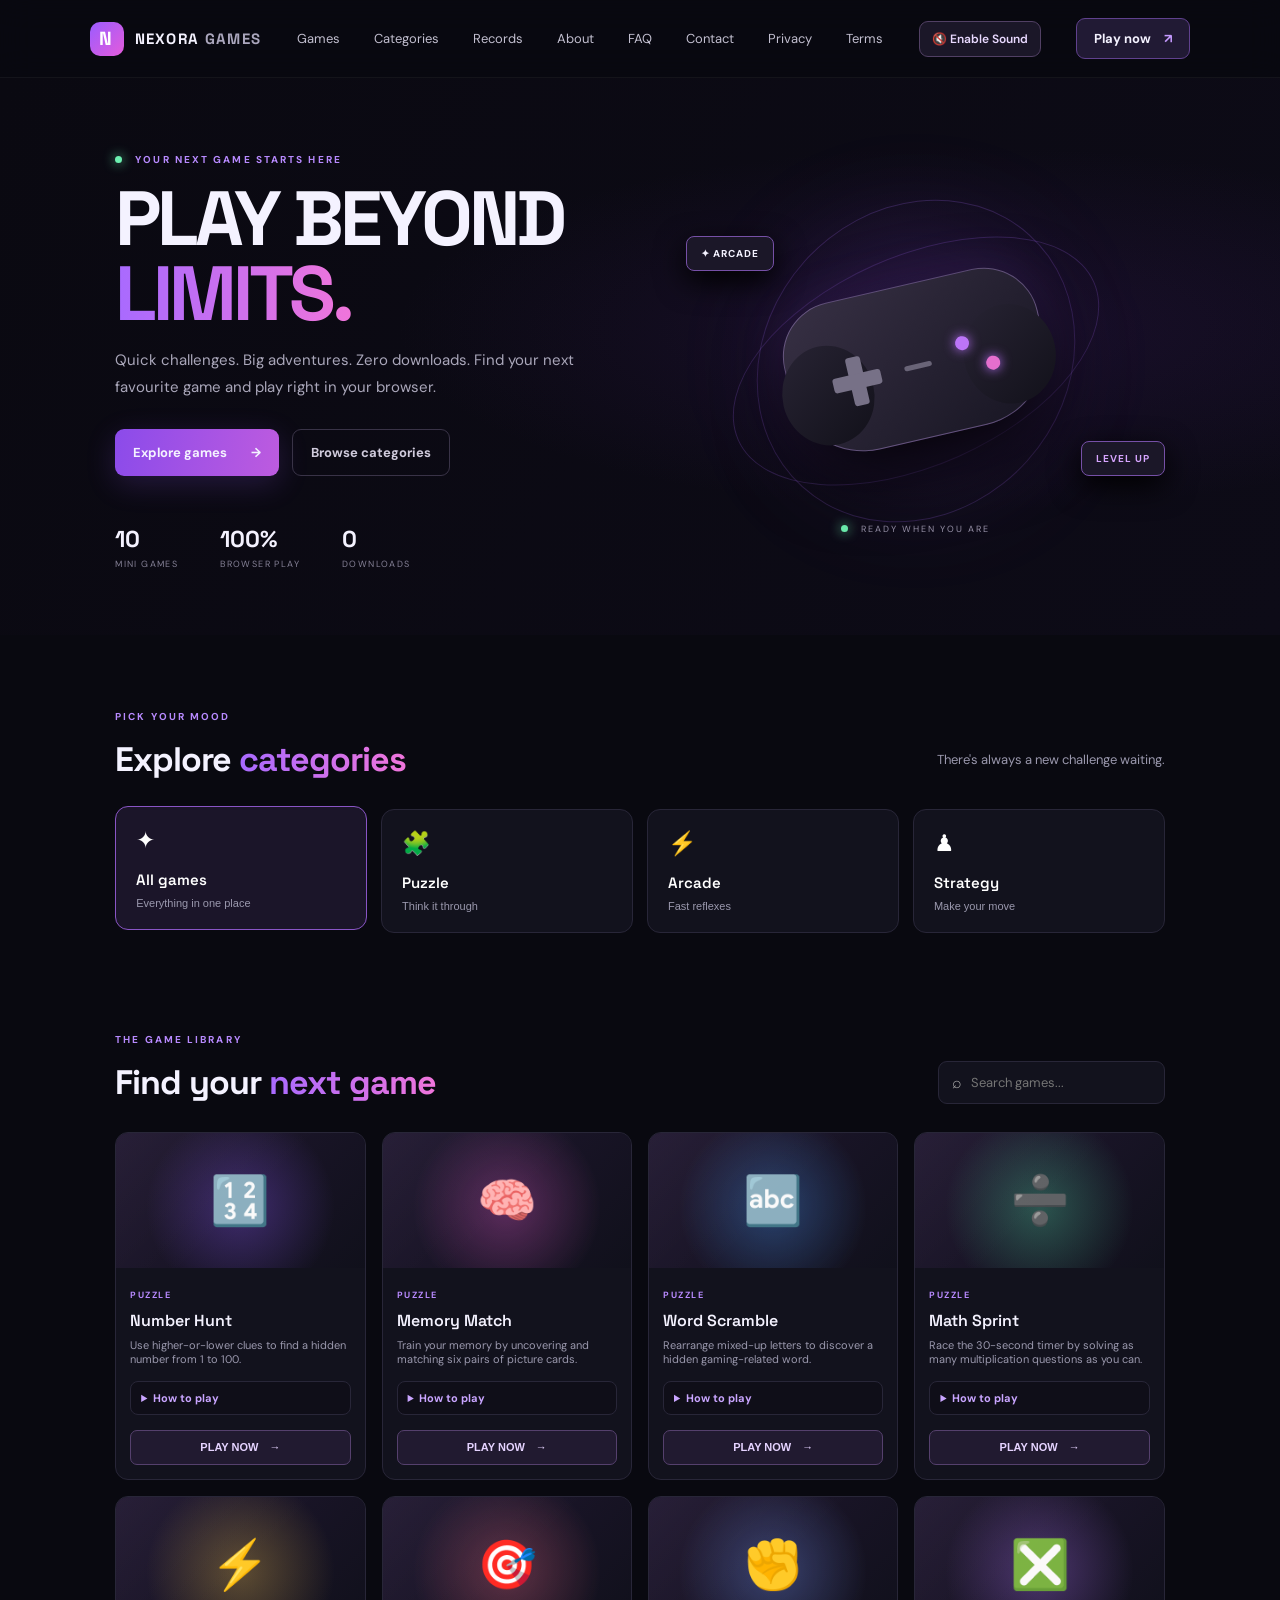
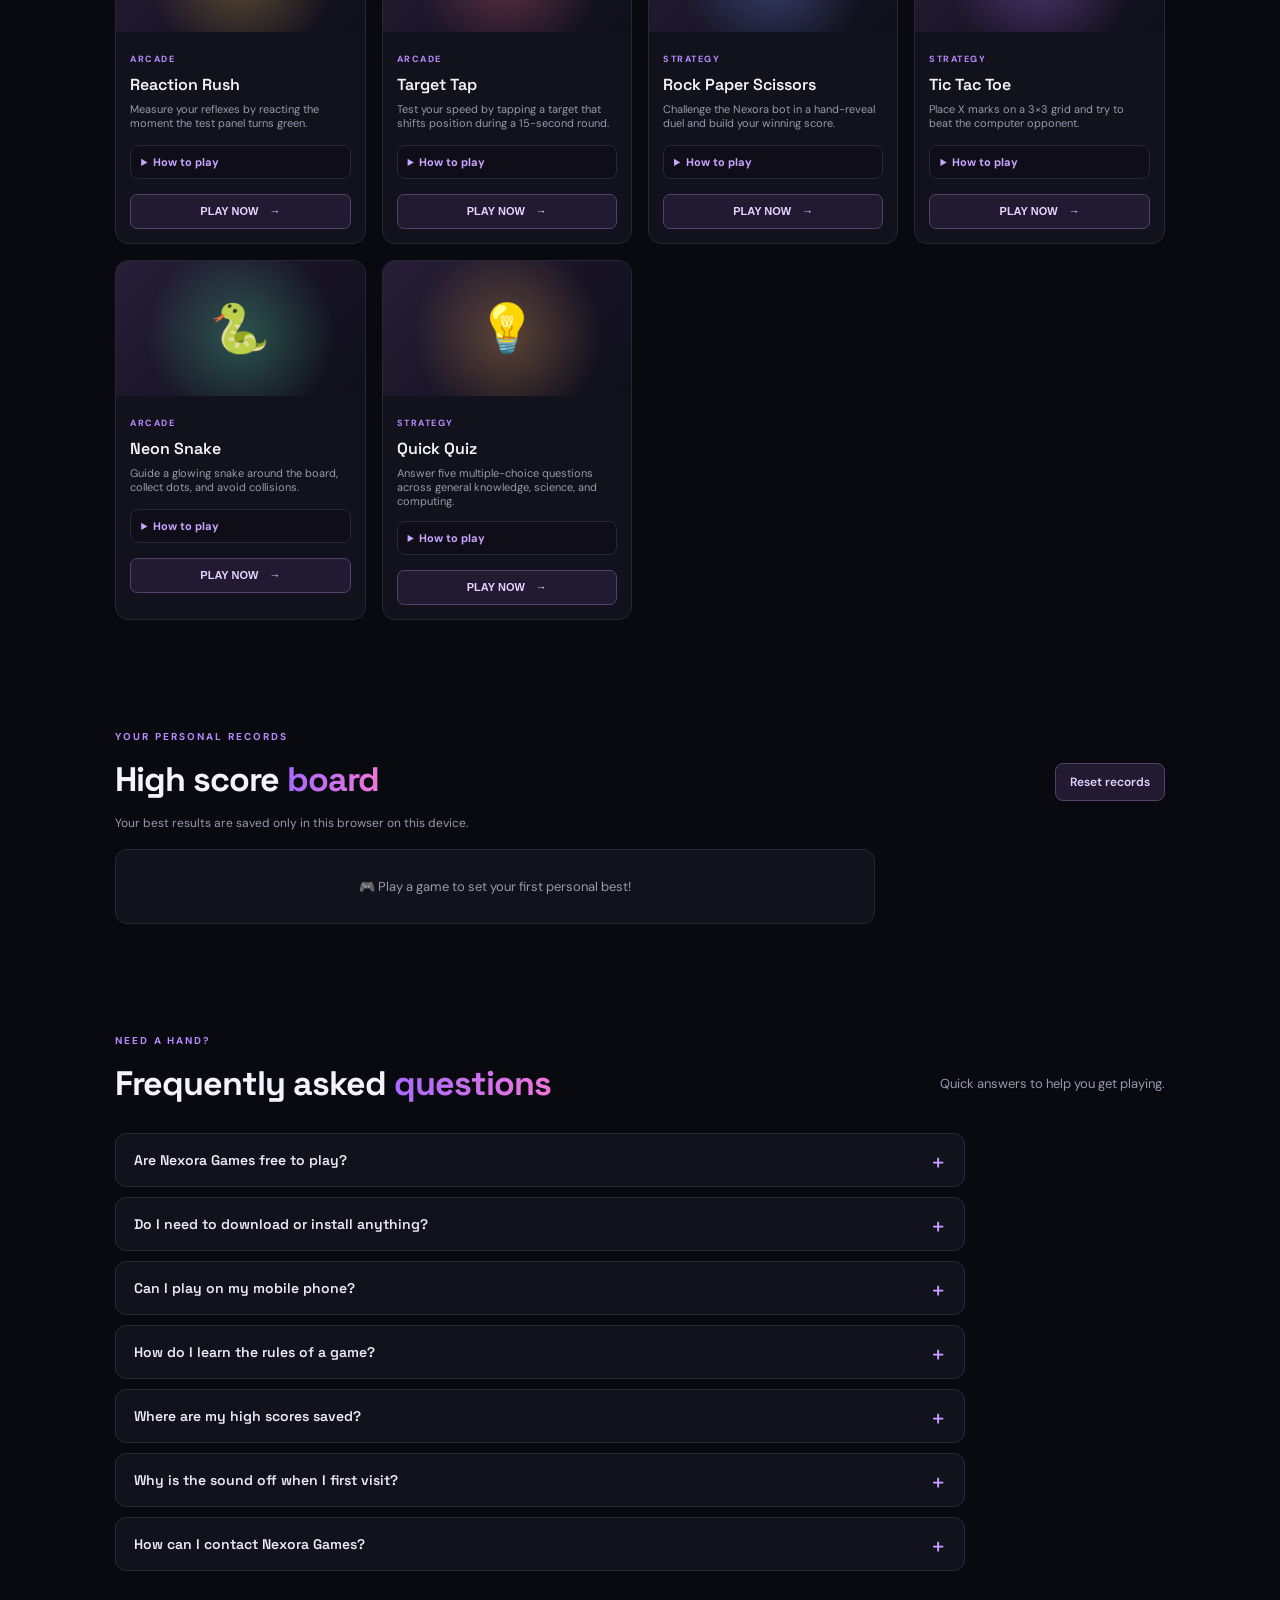
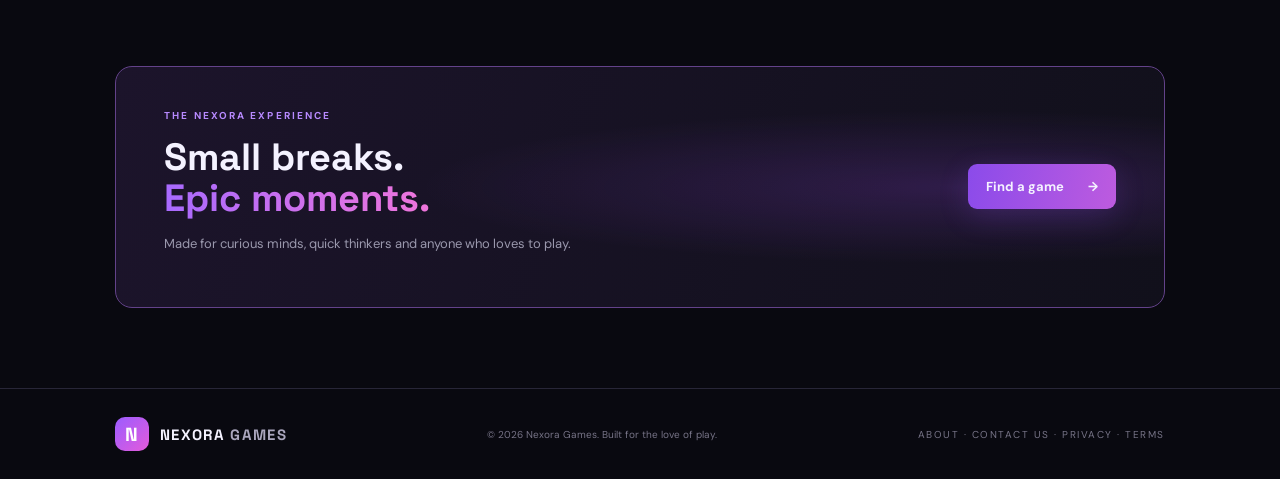
<file: index.html>
<!DOCTYPE html>
<html lang="en">
<head>
  <meta charset="UTF-8">
  <meta name="google-site-verification" content="2wP3rk1qOevJJi6-XMGxFmHp4xJ9Y7_RXEEM9t6w2mc" />
  <meta name="viewport" content="width=device-width, initial-scale=1.0">
  <meta name="description" content="Play free online browser games at Nexora Games. Enjoy puzzle, arcade and strategy mini games including Number Hunt, Memory Match, Rock Paper Scissors, Tic Tac Toe and more. No downloads needed.">
  <meta name="robots" content="index, follow">
  <link rel="canonical" href="https://nexoragames-ux.github.io/nexora-games/">
  <meta name="theme-color" content="#100b1d">
  <meta property="og:type" content="website">
  <meta property="og:site_name" content="Nexora Games">
  <meta property="og:title" content="Nexora Games | Free Online Browser Games">
  <meta property="og:description" content="Play free puzzle, arcade and strategy mini games instantly in your browser. No downloads needed.">
  <meta property="og:url" content="https://nexoragames-ux.github.io/nexora-games/">
  <meta name="twitter:card" content="summary">
  <meta name="twitter:title" content="Nexora Games | Free Online Browser Games">
  <meta name="twitter:description" content="Play free puzzle, arcade and strategy mini games instantly in your browser. No downloads needed.">
  <script type="application/ld+json">
  {
    "@context": "https://schema.org",
    "@type": "WebSite",
    "name": "Nexora Games",
    "url": "https://nexoragames-ux.github.io/nexora-games/",
    "description": "Free online puzzle, arcade and strategy mini games playable in a web browser."
  }
  </script>
  <title>Nexora Games | Play Beyond Limits</title>
  <link rel="stylesheet" href="style.css">
  <!-- Google Analytics 4 -->
  <script async src="https://www.googletagmanager.com/gtag/js?id=G-80209GRR0V"></script>
  <script>
    window.dataLayer = window.dataLayer || [];
    function gtag(){dataLayer.push(arguments);}
    gtag('js', new Date());
    gtag('config', 'G-80209GRR0V');
  </script>
</head>
<body>
<header class="topbar">
  <a class="brand" href="#"><span class="brand-mark">N</span><span>NEXORA<span class="muted"> GAMES</span></span></a>
  <nav><a href="#games">Games</a><a href="#categories">Categories</a><a href="#leaderboard">Records</a><a href="about.html">About</a><a href="#faq">FAQ</a><a href="contact.html">Contact</a><a href="privacy.html">Privacy</a><a href="terms.html">Terms</a></nav>
  <button class="menu-btn" id="menuBtn" aria-label="Open menu">☰</button>
  <button class="sound-toggle" id="soundToggle" type="button" aria-label="Turn sound off" aria-pressed="true">🔊 Sound On</button><a class="top-cta" href="#games">Play now <span>↗</span></a>
</header>

<main>
  <section class="hero">
    <div class="hero-copy">
      <div class="eyebrow"><span class="pulse"></span> YOUR NEXT GAME STARTS HERE</div>
      <h1>PLAY BEYOND<br><span>LIMITS.</span></h1>
      <p>Quick challenges. Big adventures. Zero downloads. Find your next favourite game and play right in your browser.</p>
      <div class="hero-actions"><a class="btn primary" href="#games">Explore games <span>→</span></a><a class="btn secondary" href="#categories">Browse categories</a></div>
      <div class="hero-stats"><div><strong>10</strong><small>MINI GAMES</small></div><div><strong>100%</strong><small>BROWSER PLAY</small></div><div><strong>0</strong><small>DOWNLOADS</small></div></div>
    </div>
    <div class="hero-art" aria-label="Decorative gaming illustration">
      <div class="orbit orbit-one"></div><div class="orbit orbit-two"></div>
      <div class="game-chip chip-one">✦ ARCADE</div><div class="game-chip chip-two">LEVEL UP</div>
      <div class="controller"><div class="dpad"><i></i><b></b></div><div class="buttons"><i></i><b></b></div><div class="controller-line"></div></div>
      <div class="hero-glow"></div>
      <div class="hero-caption"><span class="live-dot"></span> READY WHEN YOU ARE</div>
    </div>
  </section>

  <section class="section" id="categories">
    <div class="section-head"><div><div class="eyebrow">PICK YOUR MOOD</div><h2>Explore <span>categories</span></h2></div><p>There's always a new challenge waiting.</p></div>
    <div class="category-grid">
      <button class="category-card active" data-filter="all"><span>✦</span><b>All games</b><small>Everything in one place</small></button>
      <button class="category-card" data-filter="puzzle"><span>🧩</span><b>Puzzle</b><small>Think it through</small></button>
      <button class="category-card" data-filter="arcade"><span>⚡</span><b>Arcade</b><small>Fast reflexes</small></button>
      <button class="category-card" data-filter="strategy"><span>♟</span><b>Strategy</b><small>Make your move</small></button>
    </div>
  </section>

  <section class="section games-section" id="games">
    <div class="section-head"><div><div class="eyebrow">THE GAME LIBRARY</div><h2>Find your <span>next game</span></h2></div><div class="search-wrap"><span>⌕</span><input id="searchInput" type="search" placeholder="Search games..." aria-label="Search games"></div></div>
    <div class="game-grid" id="gameGrid"></div>
    <p class="empty-state" id="emptyState" hidden>No games found. Try another search.</p>
  </section>

  <section class="section leaderboard-section" id="leaderboard">
    <div class="section-head"><div><div class="eyebrow">YOUR PERSONAL RECORDS</div><h2>High score <span>board</span></h2></div><button class="reset-records" id="resetRecords" type="button">Reset records</button></div>
    <p class="leaderboard-note">Your best results are saved only in this browser on this device.</p>
    <div id="leaderboardList" class="leaderboard-list" aria-live="polite"></div>
  </section>


  <section class="section faq-section" id="faq">
    <div class="section-head"><div><div class="eyebrow">NEED A HAND?</div><h2>Frequently asked <span>questions</span></h2></div><p>Quick answers to help you get playing.</p></div>
    <div class="faq-list">
      <details class="faq-item"><summary>Are Nexora Games free to play?</summary><p>Yes. You can play the games available on Nexora Games for free in your web browser.</p></details>
      <details class="faq-item"><summary>Do I need to download or install anything?</summary><p>No download or installation is required. Open the website, choose a game and press Play.</p></details>
      <details class="faq-item"><summary>Can I play on my mobile phone?</summary><p>Yes. The website is designed to work on mobile phones as well as computers. Open it in a modern browser and use the on-screen controls where provided.</p></details>
      <details class="faq-item"><summary>How do I learn the rules of a game?</summary><p>Open a game card and expand the “How to Play” section to read its instructions, goal and a helpful tip before playing.</p></details>
      <details class="faq-item"><summary>Where are my high scores saved?</summary><p>Your personal records are saved in your browser's local storage on the device you used. They are not a shared online leaderboard, and they may not appear on another device or browser. Clearing browser data can erase them.</p></details>
      <details class="faq-item"><summary>Why is the sound off when I first visit?</summary><p>Sound may start muted until you enable it. Use the Sound button in the top bar to turn on music and game sound effects. Your browser may also ask you to allow audio playback.</p></details>
      <details class="faq-item"><summary>How can I contact Nexora Games?</summary><p>For questions or feedback, visit our <a href="contact.html">Contact page</a> and send us an email.</p></details>
    </div>
  </section>

  <section class="join-banner" id="about">
    <div><div class="eyebrow">THE NEXORA EXPERIENCE</div><h2>Small breaks.<br><span>Epic moments.</span></h2><p>Made for curious minds, quick thinkers and anyone who loves to play.</p></div>
    <a class="btn primary" href="#games">Find a game <span>→</span></a>
  </section>
</main>

<footer><a class="brand" href="#"><span class="brand-mark">N</span><span>NEXORA<span class="muted"> GAMES</span></span></a><p>© <span id="year"></span> Nexora Games. Built for the love of play.</p><span class="footer-note"><a href="about.html">ABOUT</a> · <a href="contact.html">CONTACT US</a> · <a href="privacy.html">PRIVACY</a> · <a href="terms.html">TERMS</a></span></footer>

<div class="modal" id="gameModal" aria-hidden="true">
  <div class="modal-panel"><button class="close-btn" id="closeModal" aria-label="Close game">×</button><div class="modal-kicker" id="gameCategory">MINI GAME</div><h2 id="gameTitle">Game</h2><div id="gameArea" class="game-area"></div><p class="game-help" id="gameHelp"></p></div>
</div>
<script src="script.js"></script>
</body>
</html>
</file>
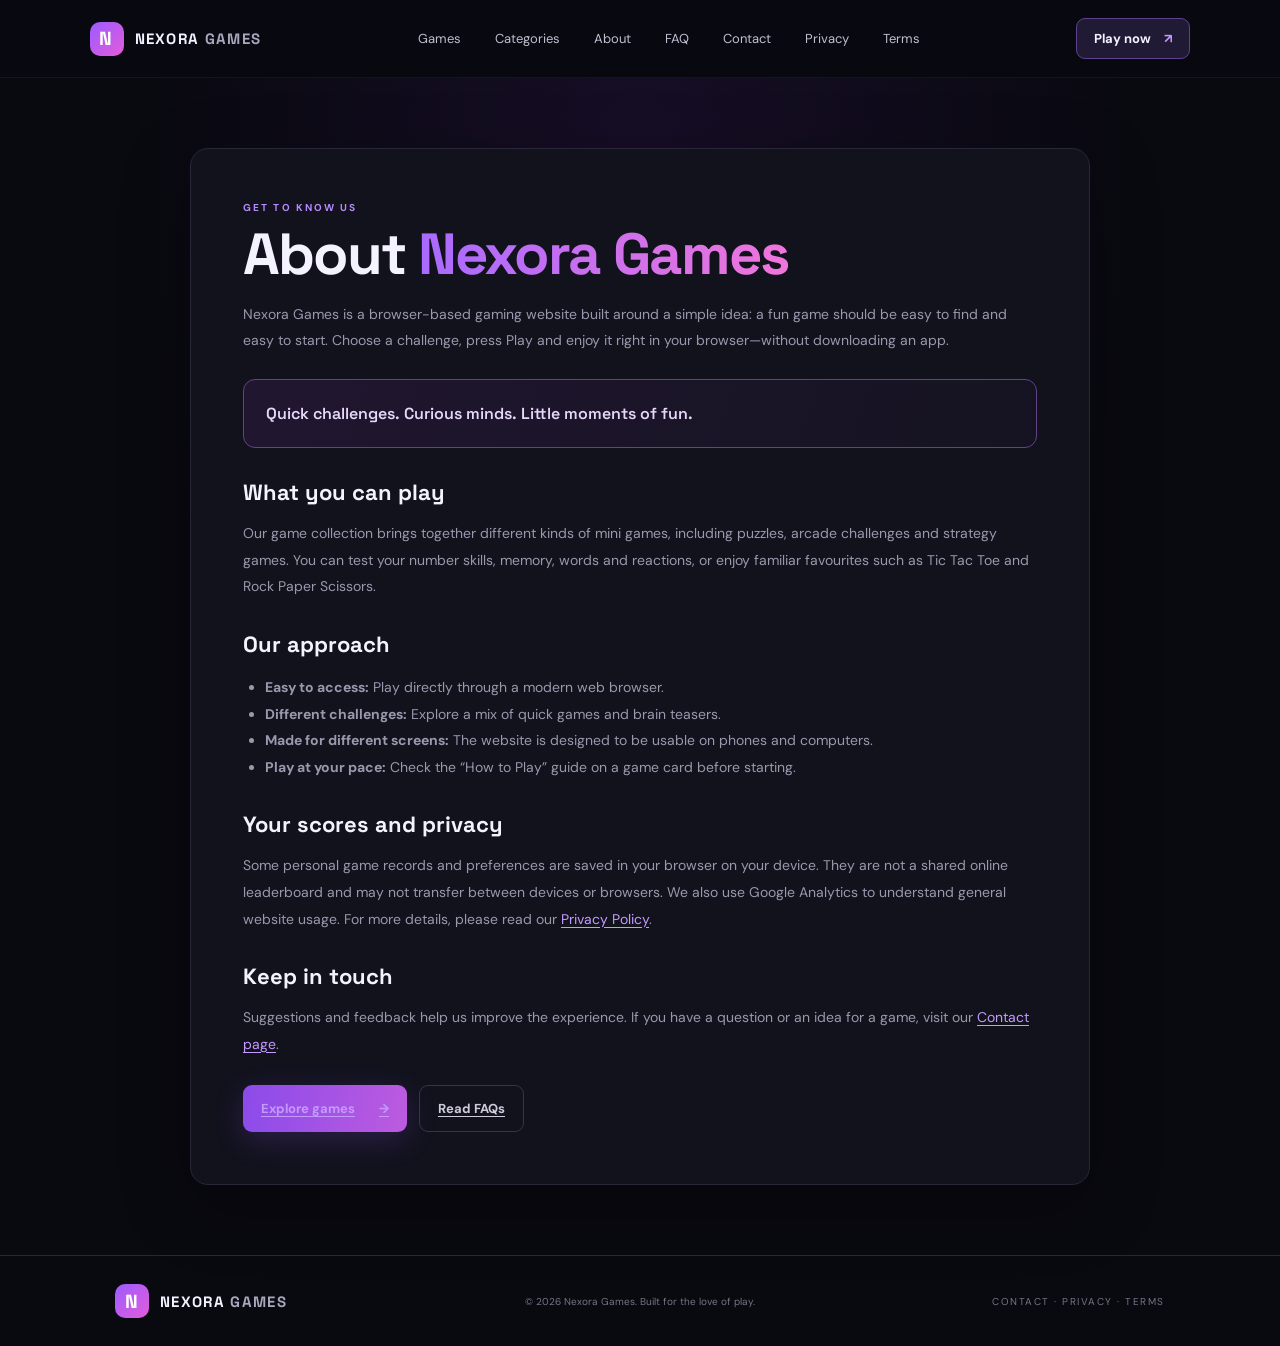
<file: about.html>
<!DOCTYPE html>
<html lang="en">
<head>
  <meta charset="UTF-8">
  <meta name="viewport" content="width=device-width, initial-scale=1.0">
  <meta name="description" content="Learn about Nexora Games, a browser gaming website for quick, accessible puzzle, arcade and strategy mini games.">
  <meta name="robots" content="index, follow">
  <link rel="canonical" href="https://nexoragames-ux.github.io/nexora-games/about.html">
  <meta name="theme-color" content="#100b1d">
  <meta property="og:type" content="website">
  <meta property="og:site_name" content="Nexora Games">
  <meta property="og:title" content="About Nexora Games">
  <meta property="og:description" content="Discover the idea behind Nexora Games and our browser-based mini games.">
  <meta property="og:url" content="https://nexoragames-ux.github.io/nexora-games/about.html">
  <title>About Us | Nexora Games</title>
  <link rel="stylesheet" href="style.css">
  <style>
    .about-page{min-height:calc(100vh - 160px);padding:70px 9%;background:radial-gradient(ellipse at 50% 10%,#49207838,transparent 55%)}
    .about-card{width:min(900px,100%);margin:0 auto;padding:clamp(25px,5vw,52px);background:var(--panel);border:1px solid var(--line);border-radius:18px;box-shadow:0 20px 70px #0005}
    .about-card h1{font-size:clamp(38px,6vw,58px);letter-spacing:-2px;margin:12px 0 18px}
    .about-card h2{font-size:22px;margin:30px 0 10px}
    .about-card p,.about-card li{color:var(--muted);font-size:14px;line-height:1.9}
    .about-card ul{padding-left:22px}
    .about-card a{color:#c49aff;text-decoration:underline;text-underline-offset:3px}
    .about-highlight{margin:25px 0;padding:20px 22px;border:1px solid #63428a;border-radius:12px;background:linear-gradient(110deg,#211630,#151321);color:#e7d7fa;font:600 16px 'Space Grotesk';line-height:1.7}
    .about-actions{display:flex;gap:12px;flex-wrap:wrap;margin-top:28px}
  </style>
  <!-- Google Analytics 4 -->
  <script async src="https://www.googletagmanager.com/gtag/js?id=G-80209GRR0V"></script>
  <script>
    window.dataLayer = window.dataLayer || [];
    function gtag(){dataLayer.push(arguments);}
    gtag('js', new Date());
    gtag('config', 'G-80209GRR0V');
  </script>
</head>
<body>
<header class="topbar">
  <a class="brand" href="index.html"><span class="brand-mark">N</span><span>NEXORA<span class="muted"> GAMES</span></span></a>
  <nav><a href="index.html#games">Games</a><a href="index.html#categories">Categories</a><a href="about.html">About</a><a href="index.html#faq">FAQ</a><a href="contact.html">Contact</a><a href="privacy.html">Privacy</a><a href="terms.html">Terms</a></nav>
  <a class="top-cta" href="index.html#games">Play now <span>↗</span></a>
</header>
<main class="about-page">
  <article class="about-card">
    <div class="eyebrow">GET TO KNOW US</div>
    <h1>About <span>Nexora Games</span></h1>
    <p>Nexora Games is a browser-based gaming website built around a simple idea: a fun game should be easy to find and easy to start. Choose a challenge, press Play and enjoy it right in your browser—without downloading an app.</p>
    <div class="about-highlight">Quick challenges. Curious minds. Little moments of fun.</div>

    <h2>What you can play</h2>
    <p>Our game collection brings together different kinds of mini games, including puzzles, arcade challenges and strategy games. You can test your number skills, memory, words and reactions, or enjoy familiar favourites such as Tic Tac Toe and Rock Paper Scissors.</p>

    <h2>Our approach</h2>
    <ul>
      <li><strong>Easy to access:</strong> Play directly through a modern web browser.</li>
      <li><strong>Different challenges:</strong> Explore a mix of quick games and brain teasers.</li>
      <li><strong>Made for different screens:</strong> The website is designed to be usable on phones and computers.</li>
      <li><strong>Play at your pace:</strong> Check the “How to Play” guide on a game card before starting.</li>
    </ul>

    <h2>Your scores and privacy</h2>
    <p>Some personal game records and preferences are saved in your browser on your device. They are not a shared online leaderboard and may not transfer between devices or browsers. We also use Google Analytics to understand general website usage. For more details, please read our <a href="privacy.html">Privacy Policy</a>.</p>

    <h2>Keep in touch</h2>
    <p>Suggestions and feedback help us improve the experience. If you have a question or an idea for a game, visit our <a href="contact.html">Contact page</a>.</p>
    <div class="about-actions">
      <a class="btn primary" href="index.html#games">Explore games <span>→</span></a>
      <a class="btn secondary" href="index.html#faq">Read FAQs</a>
    </div>
  </article>
</main>
<footer><a class="brand" href="index.html"><span class="brand-mark">N</span><span>NEXORA<span class="muted"> GAMES</span></span></a><p>© <span id="year"></span> Nexora Games. Built for the love of play.</p><span class="footer-note"><a href="contact.html">CONTACT</a> · <a href="privacy.html">PRIVACY</a> · <a href="terms.html">TERMS</a></span></footer>
<script>document.getElementById('year').textContent = new Date().getFullYear();</script>
</body>
</html>
</file>
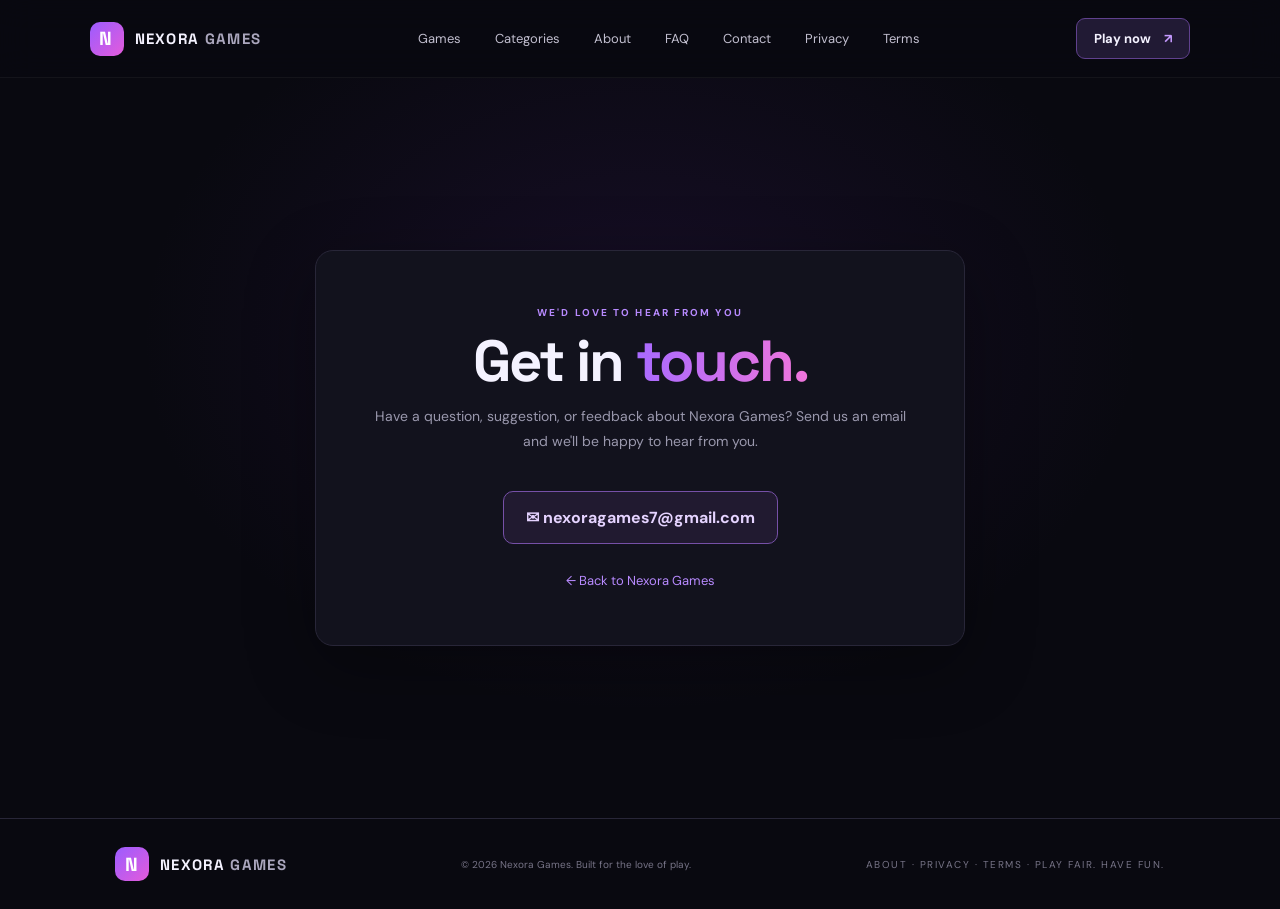
<file: contact.html>
<!DOCTYPE html>
<html lang="en">
<head>
  <meta charset="UTF-8">
  <meta name="viewport" content="width=device-width, initial-scale=1.0">
  <meta name="description" content="Contact Nexora Games for questions, feedback, or support about our free online browser games.">
  <meta name="robots" content="index, follow">
  <link rel="canonical" href="https://nexoragames-ux.github.io/nexora-games/contact.html">
  <meta property="og:type" content="website">
  <meta property="og:site_name" content="Nexora Games">
  <meta property="og:title" content="Contact Nexora Games">
  <meta property="og:description" content="Questions or feedback about Nexora Games? Get in touch.">
  <meta property="og:url" content="https://nexoragames-ux.github.io/nexora-games/contact.html">
  <title>Contact Us | Nexora Games</title>
  <link rel="stylesheet" href="style.css">
  <style>
    .contact-page{min-height:calc(100vh - 160px);padding:85px 9%;display:grid;place-items:center;background:radial-gradient(ellipse at 50% 35%,#49207838,transparent 55%)}
    .contact-card{width:min(650px,100%);padding:clamp(28px,6vw,55px);background:var(--panel);border:1px solid var(--line);border-radius:18px;text-align:center;box-shadow:0 20px 70px #0005}
    .contact-card h1{font-size:clamp(38px,6vw,58px);letter-spacing:-2px;margin:14px 0}
    .contact-card p{color:var(--muted);line-height:1.8;font-size:14px}
    .contact-email{display:inline-flex;align-items:center;gap:10px;margin-top:22px;padding:15px 22px;border:1px solid #7650a7;background:#211a30;border-radius:10px;color:#e5d3ff;font-weight:700;overflow-wrap:anywhere}
    .contact-email:hover{background:#35224b;border-color:#bd8aff}
    .back-link{display:inline-block;margin-top:28px;color:#b88aff;font-size:13px}
  </style>
  <!-- Google Analytics 4 -->
  <script async src="https://www.googletagmanager.com/gtag/js?id=G-80209GRR0V"></script>
  <script>
    window.dataLayer = window.dataLayer || [];
    function gtag(){dataLayer.push(arguments);}
    gtag('js', new Date());
    gtag('config', 'G-80209GRR0V');
  </script>
</head>
<body>
<header class="topbar">
  <a class="brand" href="index.html"><span class="brand-mark">N</span><span>NEXORA<span class="muted"> GAMES</span></span></a>
  <nav><a href="index.html#games">Games</a><a href="index.html#categories">Categories</a><a href="about.html">About</a><a href="index.html#faq">FAQ</a><a href="contact.html">Contact</a><a href="privacy.html">Privacy</a><a href="terms.html">Terms</a></nav>
  <a class="top-cta" href="index.html#games">Play now <span>↗</span></a>
</header>
<main class="contact-page">
  <section class="contact-card">
    <div class="eyebrow">WE'D LOVE TO HEAR FROM YOU</div>
    <h1>Get in <span>touch.</span></h1>
    <p>Have a question, suggestion, or feedback about Nexora Games? Send us an email and we'll be happy to hear from you.</p>
    <a class="contact-email" href="mailto:nexoragames7@gmail.com">✉ nexoragames7@gmail.com</a>
    <br><a class="back-link" href="index.html">← Back to Nexora Games</a>
  </section>
</main>
<footer><a class="brand" href="index.html"><span class="brand-mark">N</span><span>NEXORA<span class="muted"> GAMES</span></span></a><p>© <span id="year"></span> Nexora Games. Built for the love of play.</p><span class="footer-note"><a href="about.html">ABOUT</a> · <a href="privacy.html">PRIVACY</a> · <a href="terms.html">TERMS</a> · PLAY FAIR. HAVE FUN.</span></footer>
<script>document.getElementById('year').textContent = new Date().getFullYear();</script>
</body>
</html>
</file>
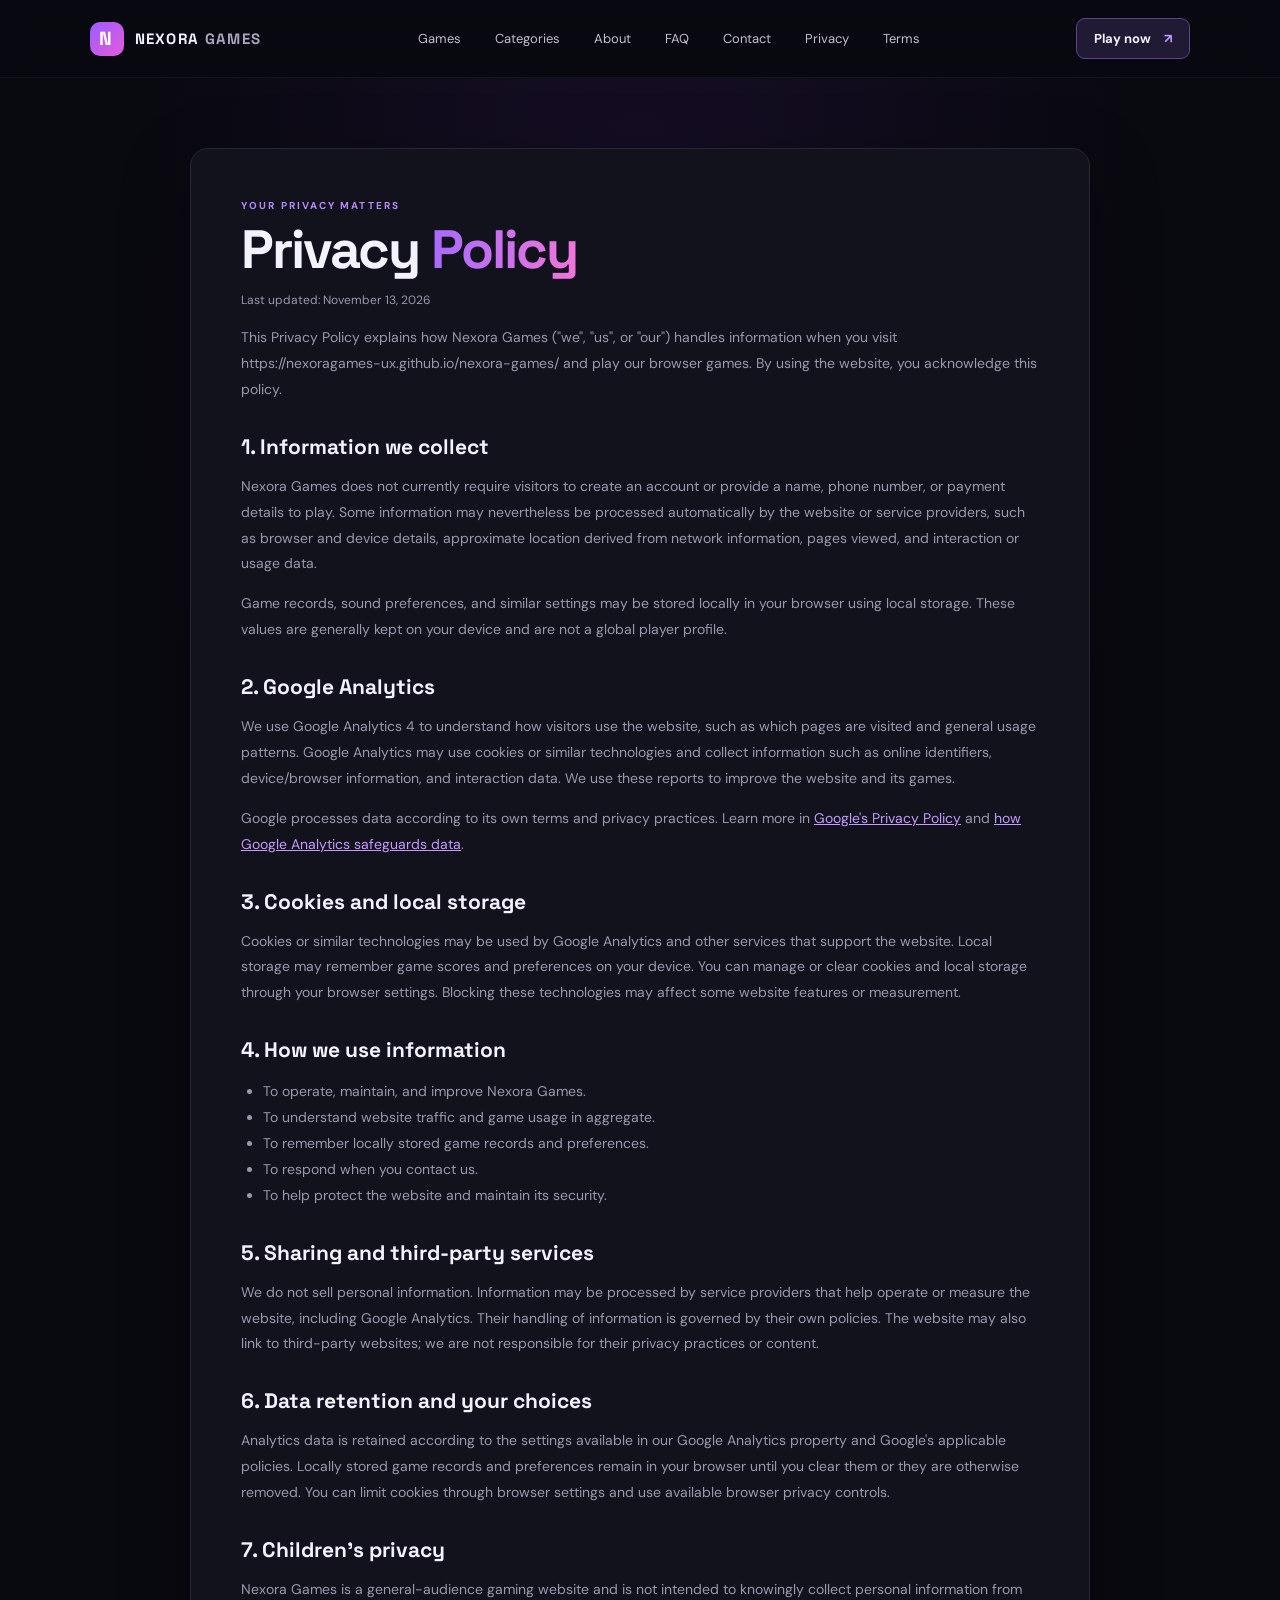
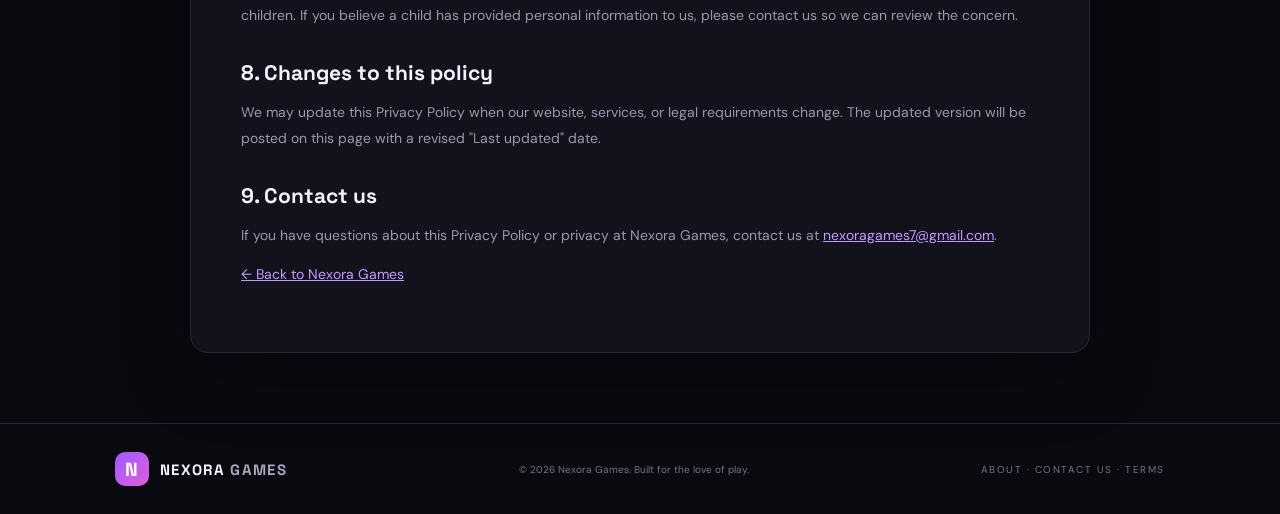
<file: privacy.html>
<!DOCTYPE html>
<html lang="en">
<head>
  <meta charset="UTF-8">
  <meta name="viewport" content="width=device-width, initial-scale=1.0">
  <meta name="description" content="Read the Nexora Games Privacy Policy to learn what information may be collected when you use our free browser games and website.">
  <meta name="robots" content="index, follow">
  <link rel="canonical" href="https://nexoragames-ux.github.io/nexora-games/privacy.html">
  <meta name="theme-color" content="#100b1d">
  <meta property="og:type" content="website">
  <meta property="og:site_name" content="Nexora Games">
  <meta property="og:title" content="Privacy Policy | Nexora Games">
  <meta property="og:description" content="Learn how Nexora Games handles website and visitor information.">
  <meta property="og:url" content="https://nexoragames-ux.github.io/nexora-games/privacy.html">
  <title>Privacy Policy | Nexora Games</title>
  <link rel="stylesheet" href="style.css">
  <style>
    .policy-page{min-height:calc(100vh - 160px);padding:70px 9%;background:radial-gradient(ellipse at 50% 15%,#49207838,transparent 55%)}
    .policy-card{width:min(900px,100%);margin:0 auto;padding:clamp(25px,5vw,50px);background:var(--panel);border:1px solid var(--line);border-radius:18px;box-shadow:0 20px 70px #0005}
    .policy-card h1{font-size:clamp(36px,6vw,54px);letter-spacing:-2px;margin:12px 0}
    .policy-card h2{margin:30px 0 10px;font-size:21px}
    .policy-card p,.policy-card li{color:var(--muted);font-size:14px;line-height:1.85}
    .policy-card a{color:#c49aff;text-decoration:underline}
    .policy-updated{font-size:12px!important}
    .policy-card ul{padding-left:22px}
  </style>
  <!-- Google Analytics 4 -->
  <script async src="https://www.googletagmanager.com/gtag/js?id=G-80209GRR0V"></script>
  <script>
    window.dataLayer = window.dataLayer || [];
    function gtag(){dataLayer.push(arguments);}
    gtag('js', new Date());
    gtag('config', 'G-80209GRR0V');
  </script>
</head>
<body>
<header class="topbar">
  <a class="brand" href="index.html"><span class="brand-mark">N</span><span>NEXORA<span class="muted"> GAMES</span></span></a>
  <nav><a href="index.html#games">Games</a><a href="index.html#categories">Categories</a><a href="about.html">About</a><a href="index.html#faq">FAQ</a><a href="contact.html">Contact</a><a href="privacy.html">Privacy</a><a href="terms.html">Terms</a></nav>
  <a class="top-cta" href="index.html#games">Play now <span>↗</span></a>
</header>
<main class="policy-page">
  <article class="policy-card">
    <div class="eyebrow">YOUR PRIVACY MATTERS</div>
    <h1>Privacy <span>Policy</span></h1>
    <p class="policy-updated">Last updated: November 13, 2026</p>
    <p>This Privacy Policy explains how Nexora Games ("we", "us", or "our") handles information when you visit https://nexoragames-ux.github.io/nexora-games/ and play our browser games. By using the website, you acknowledge this policy.</p>

    <h2>1. Information we collect</h2>
    <p>Nexora Games does not currently require visitors to create an account or provide a name, phone number, or payment details to play. Some information may nevertheless be processed automatically by the website or service providers, such as browser and device details, approximate location derived from network information, pages viewed, and interaction or usage data.</p>
    <p>Game records, sound preferences, and similar settings may be stored locally in your browser using local storage. These values are generally kept on your device and are not a global player profile.</p>

    <h2>2. Google Analytics</h2>
    <p>We use Google Analytics 4 to understand how visitors use the website, such as which pages are visited and general usage patterns. Google Analytics may use cookies or similar technologies and collect information such as online identifiers, device/browser information, and interaction data. We use these reports to improve the website and its games.</p>
    <p>Google processes data according to its own terms and privacy practices. Learn more in <a href="https://policies.google.com/privacy" target="_blank" rel="noopener noreferrer">Google's Privacy Policy</a> and <a href="https://support.google.com/analytics/answer/6004245" target="_blank" rel="noopener noreferrer">how Google Analytics safeguards data</a>.</p>

    <h2>3. Cookies and local storage</h2>
    <p>Cookies or similar technologies may be used by Google Analytics and other services that support the website. Local storage may remember game scores and preferences on your device. You can manage or clear cookies and local storage through your browser settings. Blocking these technologies may affect some website features or measurement.</p>

    <h2>4. How we use information</h2>
    <ul>
      <li>To operate, maintain, and improve Nexora Games.</li>
      <li>To understand website traffic and game usage in aggregate.</li>
      <li>To remember locally stored game records and preferences.</li>
      <li>To respond when you contact us.</li>
      <li>To help protect the website and maintain its security.</li>
    </ul>

    <h2>5. Sharing and third-party services</h2>
    <p>We do not sell personal information. Information may be processed by service providers that help operate or measure the website, including Google Analytics. Their handling of information is governed by their own policies. The website may also link to third-party websites; we are not responsible for their privacy practices or content.</p>

    <h2>6. Data retention and your choices</h2>
    <p>Analytics data is retained according to the settings available in our Google Analytics property and Google's applicable policies. Locally stored game records and preferences remain in your browser until you clear them or they are otherwise removed. You can limit cookies through browser settings and use available browser privacy controls.</p>

    <h2>7. Children's privacy</h2>
    <p>Nexora Games is a general-audience gaming website and is not intended to knowingly collect personal information from children. If you believe a child has provided personal information to us, please contact us so we can review the concern.</p>

    <h2>8. Changes to this policy</h2>
    <p>We may update this Privacy Policy when our website, services, or legal requirements change. The updated version will be posted on this page with a revised "Last updated" date.</p>

    <h2>9. Contact us</h2>
    <p>If you have questions about this Privacy Policy or privacy at Nexora Games, contact us at <a href="mailto:nexoragames7@gmail.com">nexoragames7@gmail.com</a>.</p>
    <p><a href="index.html">← Back to Nexora Games</a></p>
  </article>
</main>
<footer><a class="brand" href="index.html"><span class="brand-mark">N</span><span>NEXORA<span class="muted"> GAMES</span></span></a><p>© <span id="year"></span> Nexora Games. Built for the love of play.</p><span class="footer-note"><a href="about.html">ABOUT</a> · <a href="contact.html">CONTACT US</a> · <a href="terms.html">TERMS</a></span></footer>
<script>document.getElementById('year').textContent = new Date().getFullYear();</script>
</body>
</html>
</file>
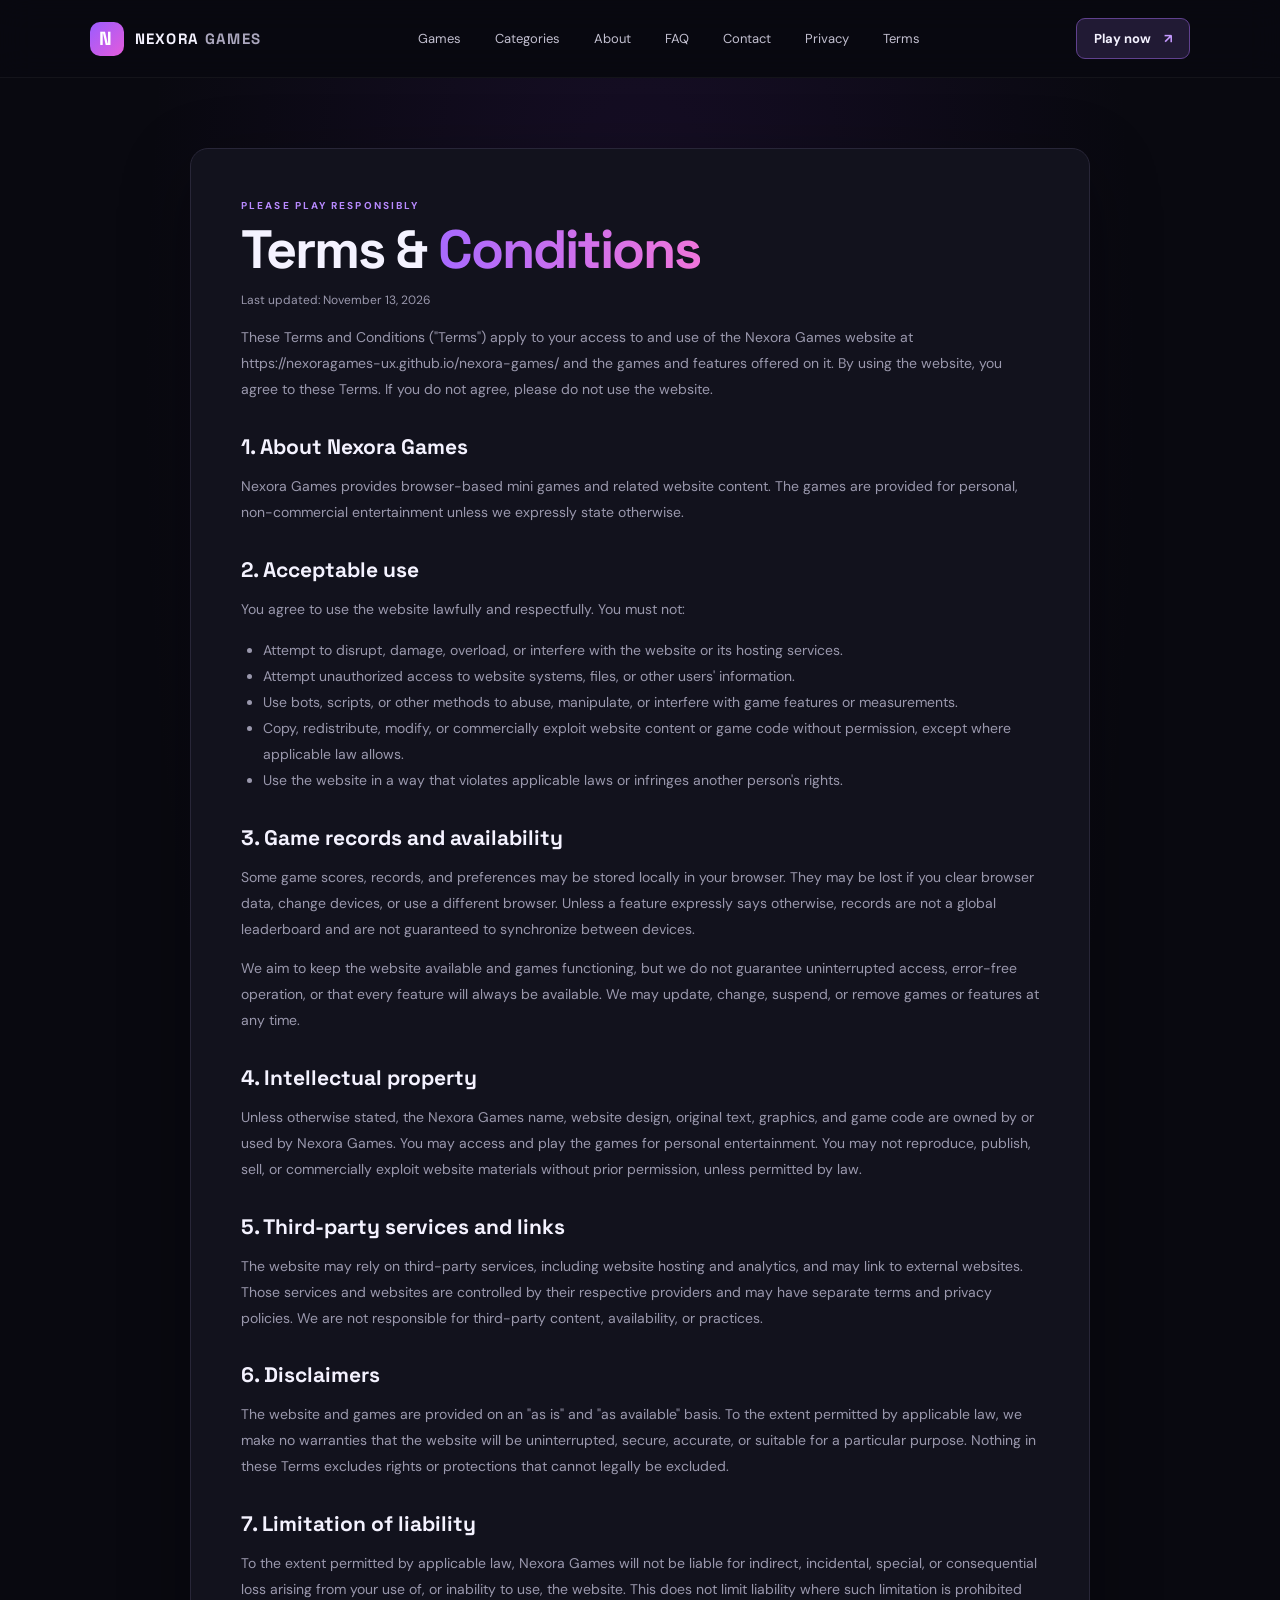
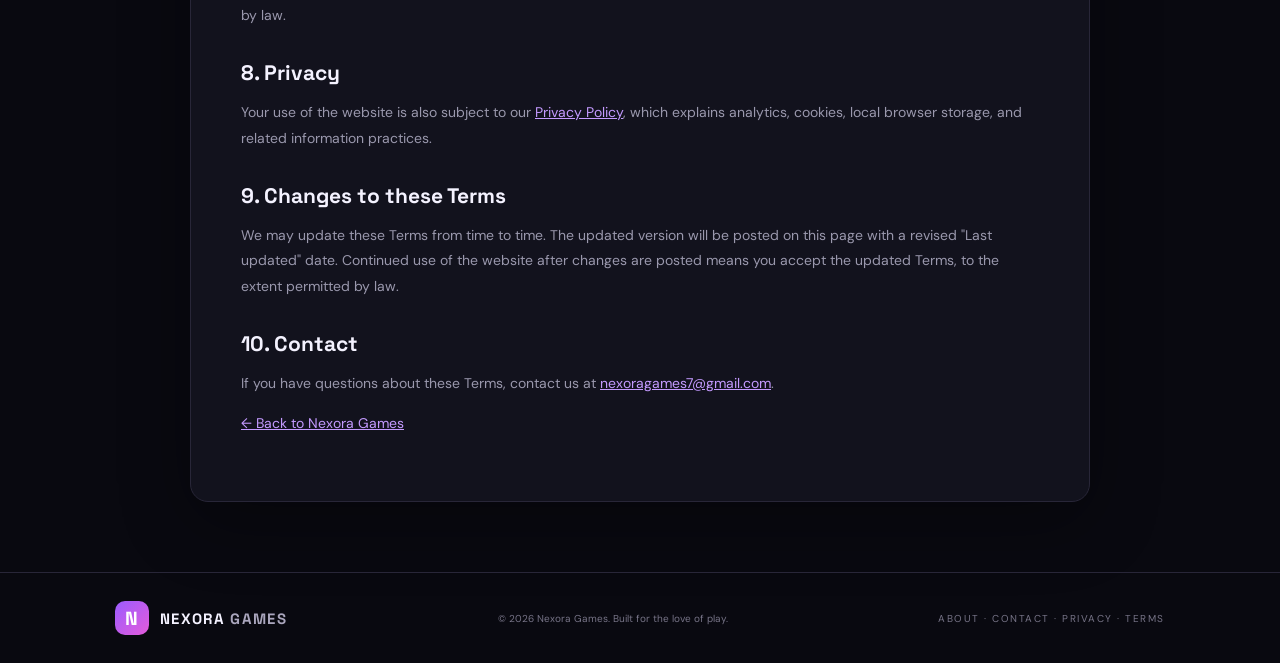
<file: terms.html>
<!DOCTYPE html>
<html lang="en">
<head>
  <meta charset="UTF-8">
  <meta name="viewport" content="width=device-width, initial-scale=1.0">
  <meta name="description" content="Read the Nexora Games Terms and Conditions for using our free online browser games and website.">
  <meta name="robots" content="index, follow">
  <link rel="canonical" href="https://nexoragames-ux.github.io/nexora-games/terms.html">
  <meta name="theme-color" content="#100b1d">
  <meta property="og:type" content="website">
  <meta property="og:site_name" content="Nexora Games">
  <meta property="og:title" content="Terms and Conditions | Nexora Games">
  <meta property="og:description" content="Terms for using Nexora Games and its browser games.">
  <meta property="og:url" content="https://nexoragames-ux.github.io/nexora-games/terms.html">
  <title>Terms and Conditions | Nexora Games</title>
  <link rel="stylesheet" href="style.css">
  <!-- Google Analytics 4 -->
  <script async src="https://www.googletagmanager.com/gtag/js?id=G-80209GRR0V"></script>
  <script>
    window.dataLayer = window.dataLayer || [];
    function gtag(){dataLayer.push(arguments);}
    gtag('js', new Date());
    gtag('config', 'G-80209GRR0V');
  </script>
  <style>
    .terms-page{min-height:calc(100vh - 160px);padding:70px 9%;background:radial-gradient(ellipse at 50% 15%,#49207838,transparent 55%)}
    .terms-card{width:min(900px,100%);margin:0 auto;padding:clamp(25px,5vw,50px);background:var(--panel);border:1px solid var(--line);border-radius:18px;box-shadow:0 20px 70px #0005}
    .terms-card h1{font-size:clamp(36px,6vw,54px);letter-spacing:-2px;margin:12px 0}
    .terms-card h2{margin:30px 0 10px;font-size:21px}
    .terms-card p,.terms-card li{color:var(--muted);font-size:14px;line-height:1.85}
    .terms-card a{color:#c49aff;text-decoration:underline}
    .terms-updated{font-size:12px!important}
    .terms-card ul{padding-left:22px}
  </style>
</head>
<body>
<header class="topbar">
  <a class="brand" href="index.html"><span class="brand-mark">N</span><span>NEXORA<span class="muted"> GAMES</span></span></a>
  <nav><a href="index.html#games">Games</a><a href="index.html#categories">Categories</a><a href="about.html">About</a><a href="index.html#faq">FAQ</a><a href="contact.html">Contact</a><a href="privacy.html">Privacy</a><a href="terms.html">Terms</a></nav>
  <a class="top-cta" href="index.html#games">Play now <span>↗</span></a>
</header>
<main class="terms-page">
  <article class="terms-card">
    <div class="eyebrow">PLEASE PLAY RESPONSIBLY</div>
    <h1>Terms &amp; <span>Conditions</span></h1>
    <p class="terms-updated">Last updated: November 13, 2026</p>
    <p>These Terms and Conditions ("Terms") apply to your access to and use of the Nexora Games website at https://nexoragames-ux.github.io/nexora-games/ and the games and features offered on it. By using the website, you agree to these Terms. If you do not agree, please do not use the website.</p>

    <h2>1. About Nexora Games</h2>
    <p>Nexora Games provides browser-based mini games and related website content. The games are provided for personal, non-commercial entertainment unless we expressly state otherwise.</p>

    <h2>2. Acceptable use</h2>
    <p>You agree to use the website lawfully and respectfully. You must not:</p>
    <ul>
      <li>Attempt to disrupt, damage, overload, or interfere with the website or its hosting services.</li>
      <li>Attempt unauthorized access to website systems, files, or other users' information.</li>
      <li>Use bots, scripts, or other methods to abuse, manipulate, or interfere with game features or measurements.</li>
      <li>Copy, redistribute, modify, or commercially exploit website content or game code without permission, except where applicable law allows.</li>
      <li>Use the website in a way that violates applicable laws or infringes another person's rights.</li>
    </ul>

    <h2>3. Game records and availability</h2>
    <p>Some game scores, records, and preferences may be stored locally in your browser. They may be lost if you clear browser data, change devices, or use a different browser. Unless a feature expressly says otherwise, records are not a global leaderboard and are not guaranteed to synchronize between devices.</p>
    <p>We aim to keep the website available and games functioning, but we do not guarantee uninterrupted access, error-free operation, or that every feature will always be available. We may update, change, suspend, or remove games or features at any time.</p>

    <h2>4. Intellectual property</h2>
    <p>Unless otherwise stated, the Nexora Games name, website design, original text, graphics, and game code are owned by or used by Nexora Games. You may access and play the games for personal entertainment. You may not reproduce, publish, sell, or commercially exploit website materials without prior permission, unless permitted by law.</p>

    <h2>5. Third-party services and links</h2>
    <p>The website may rely on third-party services, including website hosting and analytics, and may link to external websites. Those services and websites are controlled by their respective providers and may have separate terms and privacy policies. We are not responsible for third-party content, availability, or practices.</p>

    <h2>6. Disclaimers</h2>
    <p>The website and games are provided on an "as is" and "as available" basis. To the extent permitted by applicable law, we make no warranties that the website will be uninterrupted, secure, accurate, or suitable for a particular purpose. Nothing in these Terms excludes rights or protections that cannot legally be excluded.</p>

    <h2>7. Limitation of liability</h2>
    <p>To the extent permitted by applicable law, Nexora Games will not be liable for indirect, incidental, special, or consequential loss arising from your use of, or inability to use, the website. This does not limit liability where such limitation is prohibited by law.</p>

    <h2>8. Privacy</h2>
    <p>Your use of the website is also subject to our <a href="privacy.html">Privacy Policy</a>, which explains analytics, cookies, local browser storage, and related information practices.</p>

    <h2>9. Changes to these Terms</h2>
    <p>We may update these Terms from time to time. The updated version will be posted on this page with a revised "Last updated" date. Continued use of the website after changes are posted means you accept the updated Terms, to the extent permitted by law.</p>

    <h2>10. Contact</h2>
    <p>If you have questions about these Terms, contact us at <a href="mailto:nexoragames7@gmail.com">nexoragames7@gmail.com</a>.</p>
    <p><a href="index.html">← Back to Nexora Games</a></p>
  </article>
</main>
<footer><a class="brand" href="index.html"><span class="brand-mark">N</span><span>NEXORA<span class="muted"> GAMES</span></span></a><p>© <span id="year"></span> Nexora Games. Built for the love of play.</p><span class="footer-note"><a href="about.html">ABOUT</a> · <a href="contact.html">CONTACT</a> · <a href="privacy.html">PRIVACY</a> · <a href="terms.html">TERMS</a></span></footer>
<script>document.getElementById('year').textContent = new Date().getFullYear();</script>
</body>
</html>
</file>
<file: style.css>
@import url('https://fonts.googleapis.com/css2?family=DM+Sans:wght@400;500;600;700&family=Space+Grotesk:wght@400;500;600;700&display=swap');
:root{--bg:#090910;--panel:#12121d;--panel2:#181827;--text:#f4f2ff;--muted:#9a98ad;--purple:#9b5cff;--pink:#e45bdb;--line:#282638;--green:#6df0b0}
*{box-sizing:border-box}html{scroll-behavior:smooth}body{margin:0;background:var(--bg);color:var(--text);font-family:'DM Sans',sans-serif}a{color:inherit;text-decoration:none}.topbar{height:78px;padding:0 7%;display:flex;align-items:center;justify-content:space-between;border-bottom:1px solid #ffffff0c;background:#090910eF;position:sticky;top:0;z-index:5;backdrop-filter:blur(16px)}.brand{display:flex;align-items:center;gap:11px;font:700 15px 'Space Grotesk';letter-spacing:1.3px}.brand-mark{display:grid;place-items:center;width:34px;height:34px;border-radius:10px;background:linear-gradient(135deg,var(--purple),var(--pink));font-size:19px;color:white}.muted{color:#aaa6bd}.topbar nav{display:flex;gap:34px;color:#c2bfd0;font-size:13px}.topbar nav a:hover{color:white}.top-cta{font-size:13px;font-weight:700;background:#211a34;border:1px solid #60418e;padding:11px 17px;border-radius:9px}.top-cta span{color:#c59aff;margin-left:10px}.menu-btn{display:none;background:none;border:0;color:white;font-size:24px}.hero{min-height:550px;padding:75px 9% 65px;display:grid;grid-template-columns:1.05fr .95fr;align-items:center;overflow:hidden;background:radial-gradient(ellipse at 76% 45%,#49207838,transparent 42%),linear-gradient(120deg,#0a0911,#0d0b17)}.eyebrow{font-size:10px;letter-spacing:2.1px;font-weight:700;color:#b88aff}.pulse,.live-dot{display:inline-block;width:7px;height:7px;background:var(--green);border-radius:50%;margin-right:9px;box-shadow:0 0 12px var(--green)}h1,h2{font-family:'Space Grotesk',sans-serif;margin:15px 0}h1{font-size:clamp(52px,6vw,82px);line-height:.98;letter-spacing:-4px}h1 span,h2 span{background:linear-gradient(90deg,#a86aff,#f075db);-webkit-background-clip:text;background-clip:text;color:transparent}.hero-copy>p{max-width:460px;color:#aaa7ba;line-height:1.8;font-size:15px}.hero-actions{display:flex;gap:13px;margin-top:28px}.btn{display:inline-flex;align-items:center;gap:24px;padding:14px 18px;border-radius:9px;font-size:13px;font-weight:700}.btn.primary{background:linear-gradient(100deg,#8b4bea,#bd5bdf);box-shadow:0 8px 30px #9b5cff30}.btn.secondary{border:1px solid #393347;color:#d0cbdc}.hero-stats{display:flex;gap:42px;margin-top:48px}.hero-stats div{display:flex;flex-direction:column;gap:4px}.hero-stats strong{font:700 23px 'Space Grotesk'}.hero-stats small{font-size:9px;letter-spacing:1.4px;color:#858196}.hero-art{height:360px;position:relative;display:grid;place-items:center}.hero-glow{position:absolute;width:250px;height:250px;border-radius:50%;background:#9b5cff25;filter:blur(55px)}.orbit{position:absolute;border:1px solid #a66bff35;border-radius:50%;transform:rotate(-24deg)}.orbit-one{width:390px;height:210px}.orbit-two{width:300px;height:340px;transform:rotate(42deg)}.controller{width:260px;height:155px;background:linear-gradient(145deg,#373044,#171522);border:1px solid #a98bcf70;border-radius:55px 55px 75px 75px;transform:rotate(-13deg);box-shadow:0 25px 70px #000,0 0 45px #a45dff30;position:relative;z-index:1}.controller:before,.controller:after{content:"";position:absolute;width:92px;height:100px;background:linear-gradient(145deg,#272333,#12111a);border-radius:50%;top:40px}.controller:before{left:-10px}.controller:after{right:-10px}.dpad,.buttons{position:absolute;z-index:2;top:58px}.dpad{left:43px;width:49px;height:49px}.dpad:before,.dpad:after{content:"";position:absolute;background:#777187;border-radius:3px}.dpad:before{width:15px;height:49px;left:17px}.dpad:after{height:15px;width:49px;top:17px}.buttons{right:43px;width:48px;height:48px}.buttons:before,.buttons:after{content:"";position:absolute;width:14px;height:14px;border-radius:50%;background:#bc75f8;box-shadow:0 0 12px #bd74ff}.buttons:before{left:4px;top:4px}.buttons:after{right:4px;bottom:4px;background:#e56fce}.controller-line{position:absolute;z-index:2;width:28px;height:5px;border-radius:5px;background:#696477;left:116px;top:79px}.game-chip{position:absolute;z-index:2;padding:10px 14px;background:#1b1728;border:1px solid #7650a7;border-radius:8px;font-size:10px;font-weight:700;letter-spacing:1px;box-shadow:0 10px 30px #000}.chip-one{top:55px;left:4%}.chip-two{right:0;bottom:65px;color:#d7a5ff}.hero-caption{position:absolute;bottom:6px;font-size:9px;letter-spacing:2px;color:#9993aa}.section{padding:75px 9%}.section-head{display:flex;align-items:end;justify-content:space-between;margin-bottom:28px}.section-head h2{font-size:34px;letter-spacing:-1px;margin-bottom:0}.section-head>p{color:var(--muted);font-size:13px}.category-grid{display:grid;grid-template-columns:repeat(4,1fr);gap:14px}.category-card{cursor:pointer;text-align:left;padding:20px;background:var(--panel);border:1px solid var(--line);border-radius:13px;color:white;display:flex;flex-direction:column;gap:8px;transition:.2s}.category-card:hover,.category-card.active{border-color:#8955c5;background:#1b1529;transform:translateY(-3px)}.category-card>span{font-size:23px;margin-bottom:8px}.category-card b{font:600 15px 'Space Grotesk'}.category-card small{color:var(--muted);font-size:11px}.games-section{padding-top:25px}.search-wrap{display:flex;align-items:center;gap:9px;background:var(--panel);border:1px solid var(--line);border-radius:9px;padding:0 13px;color:#aaa}.search-wrap input{background:transparent;border:0;outline:0;color:white;padding:12px 0;width:180px;font:13px 'DM Sans'}.game-grid{display:grid;grid-template-columns:repeat(4,1fr);gap:16px}.game-card{border:1px solid var(--line);background:var(--panel);border-radius:13px;overflow:hidden;transition:.22s}.game-card:hover{transform:translateY(-5px);border-color:#8a5ac0;box-shadow:0 14px 35px #0007}.game-art{height:135px;display:grid;place-items:center;font-size:48px;position:relative;background:radial-gradient(circle at 50% 55%,var(--art-glow),transparent 65%),linear-gradient(135deg,#211831,#10101b)}.game-art:after{content:"";position:absolute;inset:0;background:linear-gradient(135deg,#ffffff08,transparent 55%)}.game-info{padding:14px}.game-info small{color:#b88aff;text-transform:uppercase;font-size:9px;letter-spacing:1.5px;font-weight:700}.game-info h3{font:600 16px 'Space Grotesk';margin:7px 0}.game-info p{font-size:11px;color:var(--muted);margin:0 0 13px;min-height:30px}.play-btn{width:100%;border:1px solid #55406d;background:#211a30;color:#e5d3ff;border-radius:7px;padding:9px;cursor:pointer;font-weight:700;font-size:11px}.play-btn:hover{background:#7443a8;color:white}.empty-state{color:var(--muted);text-align:center;padding:40px}.join-banner{margin:20px 9% 80px;padding:42px 48px;border-radius:17px;border:1px solid #63428a;background:radial-gradient(ellipse at 80% 50%,#a54cff30,transparent 45%),linear-gradient(110deg,#1c142b,#11101b);display:flex;align-items:center;justify-content:space-between}.join-banner h2{font-size:38px;line-height:1.1}.join-banner p{color:var(--muted);font-size:13px}footer{padding:28px 9%;border-top:1px solid var(--line);display:flex;align-items:center;justify-content:space-between}footer p,.footer-note{color:#777487;font-size:10px}.footer-note{letter-spacing:1.5px}.modal{position:fixed;inset:0;background:#05040beF;z-index:10;display:none;align-items:center;justify-content:center;padding:18px}.modal.open{display:flex}.modal-panel{position:relative;width:min(650px,100%);max-height:90vh;overflow:auto;background:#151321;border:1px solid #55406d;border-radius:16px;padding:30px}.close-btn{position:absolute;right:17px;top:12px;background:none;border:0;color:white;font-size:30px;cursor:pointer}.modal-kicker{color:#bd8aff;font-size:10px;letter-spacing:2px}.modal-panel h2{margin:7px 0 20px}.game-area{background:#0c0b13;border:1px solid #30283c;border-radius:12px;min-height:180px;padding:22px;display:grid;place-items:center;text-align:center}.game-help{color:var(--muted);font-size:12px;line-height:1.6;margin-bottom:0}.game-area button,.game-area input{background:#282039;border:1px solid #7951a6;color:white;border-radius:7px;padding:10px 14px;margin:5px;cursor:pointer}.game-area input{cursor:text;width:100px}.game-area .big{font:700 32px 'Space Grotesk'}.game-area .result{color:#b98aff;font-weight:700}.memory-grid{display:grid;grid-template-columns:repeat(4,52px);gap:7px}.memory-grid button{height:48px;margin:0;font-size:20px;padding:0}.tic-grid{display:grid;grid-template-columns:repeat(3,60px);gap:6px}.tic-grid button{height:60px;font-size:23px;margin:0}.target{width:75px;height:75px;border-radius:50%!important;background:#ad56ed!important;border:0!important}.game-area canvas{max-width:100%;background:#11101a;border:1px solid #3a2b4c;border-radius:7px}.game-area .wide{width:100%;max-width:350px}
@media(max-width:850px){.hero{padding-left:7%;padding-right:7%;grid-template-columns:1fr}.hero-art{height:280px}.game-grid{grid-template-columns:repeat(2,1fr)}.section{padding-left:7%;padding-right:7%}.category-grid{grid-template-columns:repeat(2,1fr)}.join-banner{margin-left:7%;margin-right:7%}}
@media(max-width:560px){.topbar{padding:0 5%;height:66px}.topbar nav{display:none;position:absolute;top:65px;left:0;right:0;padding:20px;background:#11101b;flex-direction:column;gap:18px}.topbar nav.show{display:flex}.menu-btn{display:block;margin-left:auto;margin-right:14px}.top-cta{padding:9px 11px;font-size:11px}.hero{padding-top:55px}.hero-stats{gap:23px}.hero-art{height:245px}.controller{transform:scale(.8) rotate(-13deg)}.section{padding-top:55px;padding-bottom:55px}.section-head{align-items:flex-start;gap:18px;flex-direction:column}.section-head h2{font-size:29px}.search-wrap,.search-wrap input{width:100%}.category-grid{gap:9px}.category-card{padding:15px}.game-grid{gap:10px}.game-art{height:110px}.game-info{padding:11px}.game-info h3{font-size:14px}.join-banner{padding:27px;display:block}.join-banner h2{font-size:32px}.join-banner .btn{margin-top:15px}footer{padding:25px 6%;gap:12px;flex-wrap:wrap}footer p{order:3;width:100%}.modal-panel{padding:23px 16px}}

/* Mobile-friendly Neon Snake controls */
.snake-controls{display:flex;flex-direction:column;align-items:center;gap:6px;margin:12px auto}.snake-controls>div{display:flex;gap:6px}.game-area .snake-controls button{width:52px;height:44px;margin:0;padding:8px;font-size:18px;touch-action:manipulation;user-select:none;-webkit-user-select:none}.snake-game canvas{display:block;margin:0 auto;max-width:100%;height:auto;touch-action:none}

/* Personal high-score board */
.leaderboard-section{padding-top:35px}
.leaderboard-note{color:var(--muted);font-size:12px;margin:-14px 0 18px}
.reset-records{background:#211a30;border:1px solid #55406d;color:#e5d3ff;border-radius:8px;padding:10px 14px;cursor:pointer;font:600 12px 'DM Sans'}
.reset-records:hover{background:#7443a8;color:white}
.leaderboard-list{max-width:760px;border:1px solid var(--line);border-radius:12px;overflow:hidden;background:var(--panel)}
.record-row{display:flex;align-items:center;gap:14px;padding:13px 17px;border-bottom:1px solid var(--line)}
.record-row:last-child{border-bottom:0}
.record-rank{width:28px;color:#b88aff;font:700 13px 'Space Grotesk'}
.record-icon{font-size:22px}
.record-name{flex:1;font:600 14px 'Space Grotesk'}
.record-name small{display:block;color:var(--muted);font:11px 'DM Sans';margin-top:3px}
.record-row>strong{color:var(--green);font:700 17px 'Space Grotesk'}
.records-empty{padding:28px;text-align:center;color:var(--muted);font-size:13px}
@media(max-width:560px){.record-row{gap:9px;padding:12px}.record-name{font-size:12px}.record-row>strong{font-size:15px}.reset-records{padding:9px;font-size:11px}}


/* Rock Paper Scissors face-off */
.rps-game{max-width:560px;margin:0 auto;text-align:center}
.rps-intro{color:var(--muted);margin:0 0 18px}
.rps-arena{display:grid;grid-template-columns:1fr auto 1fr;align-items:center;gap:12px;padding:20px 12px;border:1px solid var(--line);border-radius:16px;background:linear-gradient(135deg,#211632,#151a2c)}
.rps-player{display:flex;flex-direction:column;align-items:center;gap:7px;min-width:0}
.rps-side-label{font:700 11px 'Space Grotesk';letter-spacing:2px;color:#c49aff}
.rps-hand{font-size:clamp(55px,12vw,82px);line-height:1.35;min-height:100px;display:grid;place-items:center;filter:drop-shadow(0 5px 12px #0008)}
.rps-bot-hand{transform:scaleX(-1)}
.rps-player strong{font:600 13px 'Space Grotesk';color:#fff}
.rps-versus{font:800 17px 'Space Grotesk';color:#f0bd61}
.rps-outcome{font:700 17px 'Space Grotesk';margin:18px 0 12px;min-height:25px}
.rps-scoreboard{display:flex;justify-content:center;align-items:center;gap:22px;padding:12px;border-radius:10px;background:#211a30;color:#d8c9ed;font:700 12px 'Space Grotesk';letter-spacing:1px}
.rps-scoreboard b{font-size:22px;color:#fff;margin-left:6px}
.rps-score-divider{color:var(--muted)}
.rps-round{font-size:12px;color:var(--muted);margin:10px 0}
.rps-choices{display:flex;justify-content:center;flex-wrap:wrap;gap:9px;margin:14px 0}
.game-area .rps-choice{padding:11px 15px;border:1px solid #7651a2;background:#2b2040;color:#fff;border-radius:10px;font:600 13px 'DM Sans';cursor:pointer}
.game-area .rps-choice:hover{background:#7045a0;transform:translateY(-2px)}
.game-area .rps-reset{padding:8px 14px;border:1px solid var(--line);background:transparent;color:var(--muted);border-radius:8px;cursor:pointer}
.rps-reveal{animation:rpsPop .32s ease-out}
@keyframes rpsPop{0%{transform:scale(.55) rotate(-12deg);opacity:.35}70%{transform:scale(1.12) rotate(5deg)}100%{transform:scale(1);opacity:1}}
@media(max-width:420px){.rps-arena{gap:5px;padding:15px 7px}.rps-hand{min-height:78px}.rps-player strong{font-size:11px}.rps-choices{gap:6px}.game-area .rps-choice{padding:10px 9px;font-size:12px}}

/* Global sound control */
.sound-toggle{border:1px solid #514064;background:#1b1728;color:#e9d9ff;border-radius:9px;padding:9px 12px;font:600 12px 'DM Sans';cursor:pointer;white-space:nowrap}
.sound-toggle:hover{background:#30213f;border-color:var(--purple)}
@media(max-width:760px){.topbar{gap:10px}.sound-toggle{padding:8px 9px;font-size:11px}.top-cta{font-size:12px;padding:9px 10px}}
@media(max-width:430px){.topbar{padding:0 4%}.brand{font-size:12px;gap:7px}.brand-mark{width:30px;height:30px}.sound-toggle{font-size:0;padding:8px}.sound-toggle::first-letter{font-size:16px}.top-cta{padding:8px;font-size:11px}}


/* Expandable game instructions on each game card */
.game-guide{margin:0 0 13px;padding:9px 10px;border:1px solid var(--line);border-radius:8px;background:#0f0e18}
.game-guide summary{color:#c9a5ff;font-size:11px;font-weight:700;cursor:pointer;list-style-position:inside}
.game-guide[open] summary{margin-bottom:8px}
.game-guide p{min-height:0!important;margin:7px 0!important;color:var(--muted);font-size:11px!important;line-height:1.6}
.game-guide strong{color:#e5d3ff}
.game-info .play-btn{margin-top:2px}


/* Frequently asked questions */
.faq-section{padding-top:35px}
.faq-list{max-width:850px;display:grid;gap:10px}
.faq-item{background:var(--panel);border:1px solid var(--line);border-radius:11px;padding:0 18px;transition:border-color .2s}
.faq-item[open]{border-color:#7650a7}
.faq-item summary{position:relative;cursor:pointer;list-style:none;padding:17px 28px 17px 0;color:#eee8fa;font:600 14px 'Space Grotesk'}
.faq-item summary::-webkit-details-marker{display:none}
.faq-item summary:after{content:'+';position:absolute;right:2px;top:13px;color:#c49aff;font:500 22px 'DM Sans'}
.faq-item[open] summary:after{content:'−'}
.faq-item p{margin:0;padding:0 0 17px;color:var(--muted);font-size:12px;line-height:1.75}
.faq-item p a{color:#c49aff;text-decoration:underline;text-underline-offset:3px}
@media(max-width:560px){.faq-item{padding:0 14px}.faq-item summary{font-size:13px;line-height:1.5}.faq-item p{font-size:12px}}
</file>
